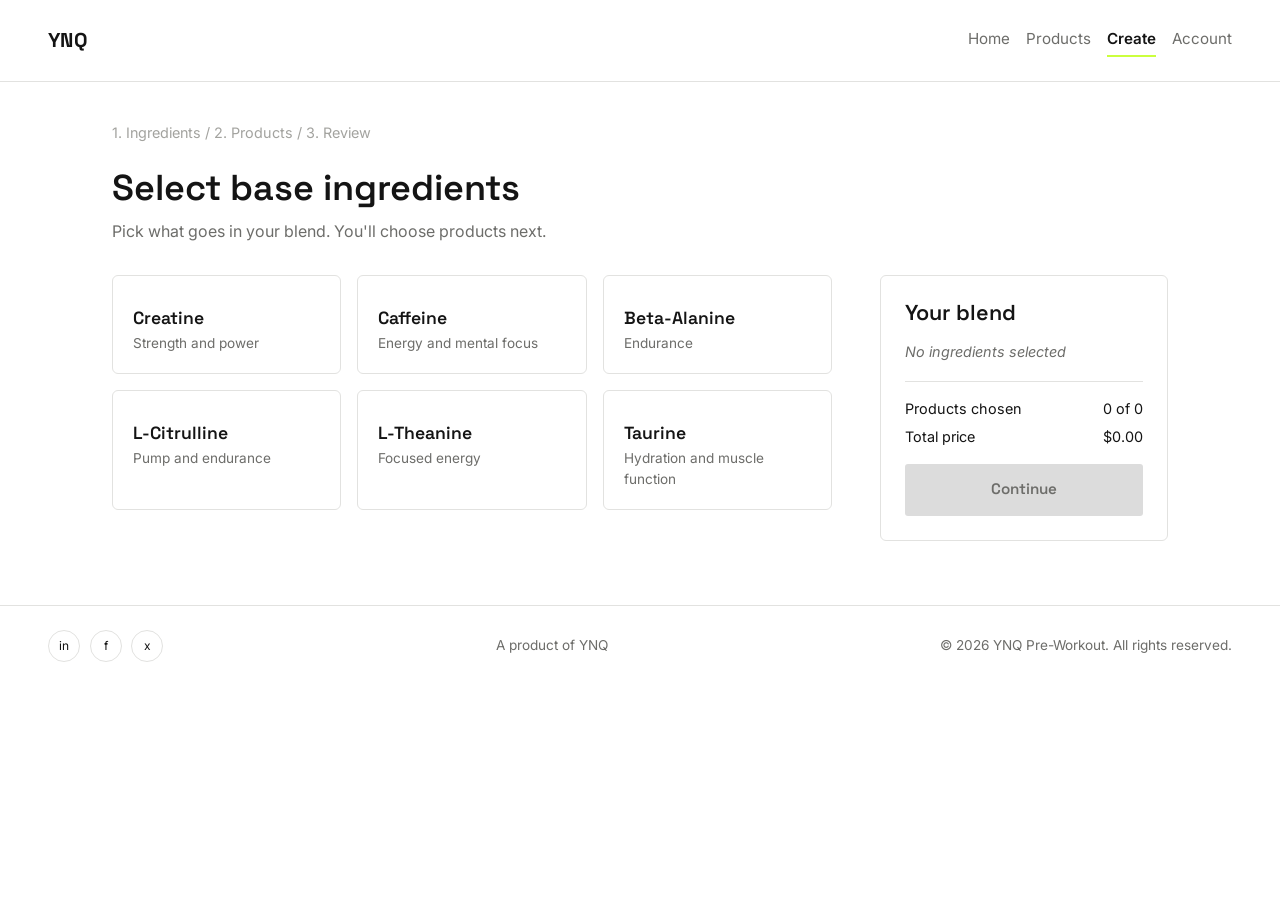
<file: create-ingredients.html>
<!DOCTYPE html>
<html lang="en">
    <head>
        <meta charset="utf-8">
        <meta name="viewport" content="width=device-width, initial-scale=1">
        <title>YNQ - Create a Blend</title>

        <link rel="preconnect" href="https://fonts.googleapis.com">
        <link href="https://fonts.googleapis.com/css2?family=Inter:wght@400;600&family=Space+Grotesk:wght@600;700&display=swap" rel="stylesheet">
        <link rel="stylesheet" href="css/styles.css">
    </head>
    <body>
        
        <header>
            <div class="logo">YNQ</div>
            <nav>
                <a href="home.html">Home</a>
                <a href="list.html">Products</a>
                <a href="create-ingredients.html" aria-current="page">Create</a>
                <a href="account.html">Account</a>
            </nav>
        </header>

        <main>
            <div id="status-bar" aria-label="Create a blend progress">
                <a href="create-ingredients.html" aria-current="page">1. Ingredients </a>
                <a href="create-products.html">/ 2. Products </a>
                <a href="create-review.html">/ 3. Review </a>
            </div>

            <div class="create-blend-title">
                <h1>Select base ingredients</h1>
                <p>Pick what goes in your blend. You'll choose products next.</p>
            </div>

            <div class="create-layout">
                <div class="ingredient-grid">
                    <div class="card">
                        <input class="card-toggle" type="checkbox" id="ing-creatine" name="ingredients" value="Creatine" aria-labelledby="ing-creatine-name">
                        <h3 id="ing-creatine-name">Creatine</h3>
                        <p>Strength and power</p>
                    </div>
                    <div class="card">
                        <input class="card-toggle" type="checkbox" id="ing-caffeine" name="ingredients" value="Caffeine" aria-labelledby="ing-caffeine-name">
                        <h3 id="ing-caffeine-name">Caffeine</h3>
                        <p>Energy and mental focus</p>
                    </div>
                    <div class="card">
                        <input class="card-toggle" type="checkbox" id="ing-beta-alanine" name="ingredients" value="Beta-Alanine" aria-labelledby="ing-beta-alanine-name">
                        <h3 id="ing-beta-alanine-name">Beta-Alanine</h3>
                        <p>Endurance</p>
                    </div>
                    <div class="card">
                        <input class="card-toggle" type="checkbox" id="ing-l-citrulline" name="ingredients" value="L-Citrulline" aria-labelledby="ing-l-citrulline-name">
                        <h3 id="ing-l-citrulline-name">L-Citrulline</h3>
                        <p>Pump and endurance</p>
                    </div>
                    <div class="card">
                        <input class="card-toggle" type="checkbox" id="ing-l-theanine" name="ingredients" value="L-Theanine" aria-labelledby="ing-l-theanine-name">
                        <h3 id="ing-l-theanine-name">L-Theanine</h3>
                        <p>Focused energy</p>
                    </div>
                    <div class="card">
                        <input class="card-toggle" type="checkbox" id="ing-taurine" name="ingredients" value="Taurine" aria-labelledby="ing-taurine-name">
                        <h3 id="ing-taurine-name">Taurine</h3>
                        <p>Hydration and muscle function</p>
                    </div>
                </div>

                <aside class="summary" aria-label="Your blend so far">
                    <h2>Your blend</h2>
                    <ul class="selected-ingredients" aria-live="polite">
                        <li class="empty-note">No ingredients selected</li>
                    </ul>
                    <p id="caffeine-row" hidden><span>Caffeine</span> <span>200 mg</span></p>
                    <p><span>Products chosen</span> <span id="products-chosen">0 of 0</span></p>
                    <p><span>Total price</span> <span id="total-price">$0.00</span></p>
                    <a class="submit is-disabled" href="create-products.html">Continue</a>
                </aside>
            </div> <!-- close create-layout -->
            
        </main>
        
        <footer>
            <div class="socials">
                <a href="#" aria-label="LinkedIn">in</a>
                <a href="#" aria-label="Facebook">f</a>
                <a href="#" aria-label="Twitter">x</a>
            </div>

            <div>
                A product of YNQ
            </div>

            <div>
                © 2026 YNQ Pre-Workout. All rights reserved.
            </div>
        </footer>

        <script src="js/jquery-4.0.0.min.js"></script>
        <script src="js/scripts.js"></script>
    </body>
</html>
</file>
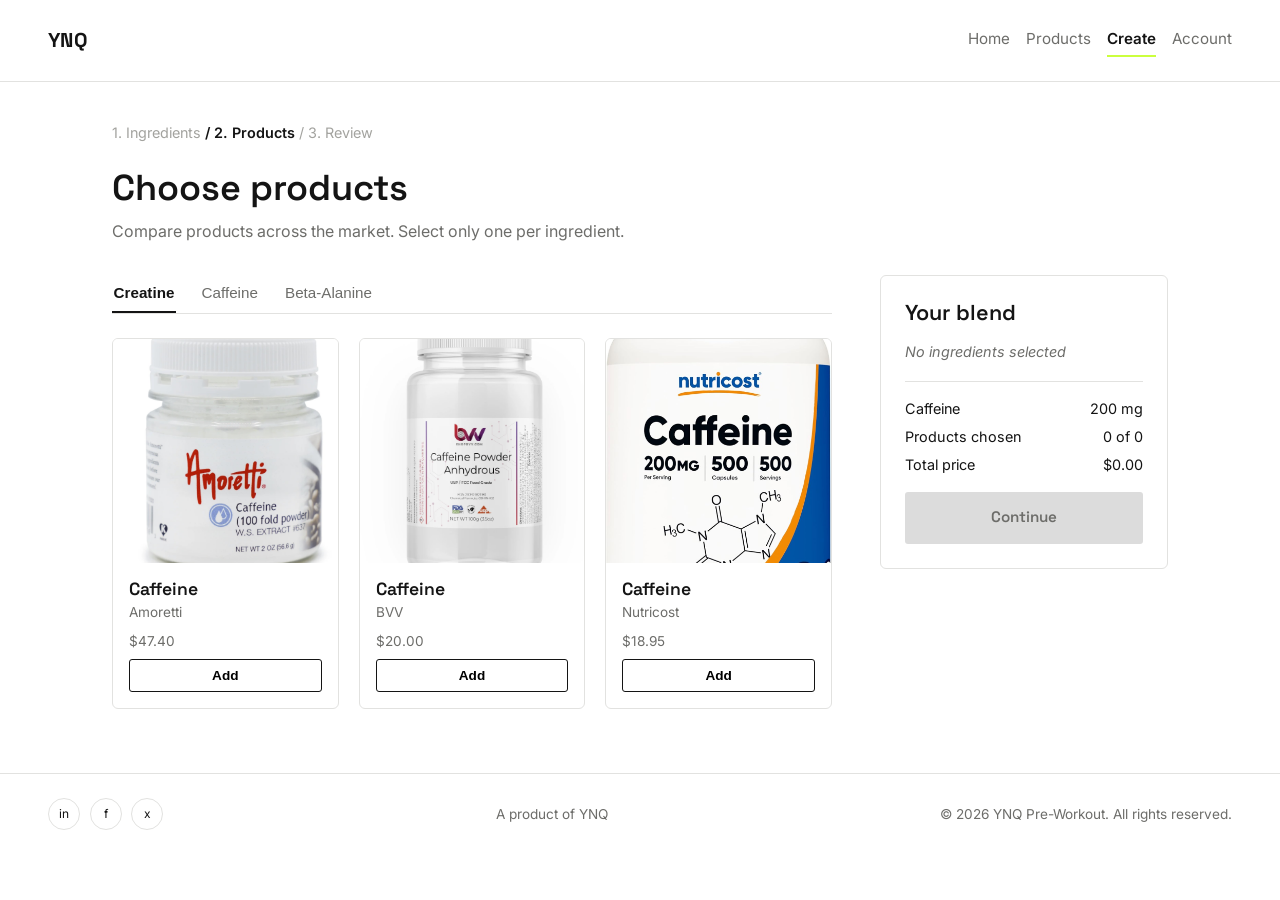
<file: create-products.html>
<!DOCTYPE html>
<html lang="en">
    <head>
        <meta charset="utf-8">
        <meta name="viewport" content="width=device-width, initial-scale=1">
        <title>YNQ - Create a Blend</title>
        <link rel="preconnect" href="https://fonts.googleapis.com">
        <link href="https://fonts.googleapis.com/css2?family=Inter:wght@400;600&family=Space+Grotesk:wght@600;700&display=swap" rel="stylesheet">
        <link rel="stylesheet" href="css/styles.css">
    </head>
    <body>

        <header>
            <div class="logo">YNQ</div>
            <nav>
                <a href="home.html">Home</a>
                <a href="list.html">Products</a>
                <a href="create-ingredients.html" aria-current="page">Create</a>
                <a href="account.html">Account</a>
            </nav>
        </header>

        <main>
            <nav id="status-bar" aria-label="Create a blend progress">
                <a href="create-ingredients.html">1. Ingredients </a>
                <a href="create-products.html" aria-current="step">/ 2. Products </a>
                <a href="create-review.html">/ 3. Review </a>
            </nav>

            <div class="create-blend-title">
                <h1>Choose products</h1>
                <p>Compare products across the market. Select only one per ingredient.</p>
            </div>

            <div class="create-layout">
                <div>
                    <div class="product-tabs" role="tablist" aria-label="Ingredient categories">
                        <button class="tab-active" type="button" role="tab" aria-selected="true">Creatine</button>
                        <button class="tab" type="button" role="tab" aria-selected="false">Caffeine</button>
                        <button class="tab" type="button" role="tab" aria-selected="false">Beta-Alanine</button>
                    </div>

                    <div class="product-grid">
                        <div class="card">
                            <!-- image from https://amoretti.com/products/caffeine-extract-powder-ws?variant=6348426018848 -->
                            <img src="img/products/caffeine1.jpg" alt="Amoretti caffeine extract powder tub">
                            <div class="card-content">
                                <h3>Caffeine</h3>
                                <p>Amoretti</p>
                                <p>$47.40</p>
                                <button class="add" type="button">Add</button>
                            </div>
                        </div>
                        <div class="card">
                            <!-- image from https://shopbvv.com/products/caffeine-powder-anhydrous-->
                            <img src="img/products/caffeine2.jpg" alt="Bulk Vitamins and Vitamins caffeine anhydrous powder bag">
                            <div class="card-content">
                                <h3>Caffeine</h3>
                                <p>BVV</p>
                                <p>$20.00</p>
                                <button class="add" type="button">Add</button>
                            </div>
                        </div>
                        <div class="card">
                            <!-- image from https://www.amazon.com/Nutricost-Caffeine-Capsules-200mg-Capsule/dp/B01DFQSVK6 -->
                            <img src="img/products/caffeine3.jpg" alt="Nutricost caffeine 200 mg capsule bottle">
                            <div class="card-content">
                                <h3>Caffeine</h3>
                                <p>Nutricost</p>
                                <p>$18.95</p>
                                <button class="add" type="button">Add</button>
                            </div>
                        </div>
                    </div>
                </div>

                <aside class="summary" aria-label="Your blend so far">
                    <h2>Your blend</h2>
                    <ul class="selected-ingredients" aria-live="polite">
                        <li class="empty-note">No ingredients selected</li>
                    </ul>
                    <p id="caffeine-row">
                        <span>Caffeine</span>
                        <span>200 mg</span>
                    </p>
                    <p><span>Products chosen</span> <span id="products-chosen">0 of 0</span></p>
                    <p><span>Total price</span> <span id="total-price">$0.00</span></p>
                    <a class="submit" href="create-review.html">Continue</a>
                </aside>
            </div>

        </main>

        <footer>
            <div class="socials">
                <a href="#" aria-label="LinkedIn">in</a>
                <a href="#" aria-label="Facebook">f</a>
                <a href="#" aria-label="Twitter">x</a>
            </div>

            <div>
                A product of YNQ
            </div>

            <div>
                © 2026 YNQ Pre-Workout. All rights reserved.
            </div>
        </footer>
        
        <script src="js/jquery-4.0.0.min.js"></script>
        <script src="js/scripts.js"></script>
    </body>
</html>
</file>
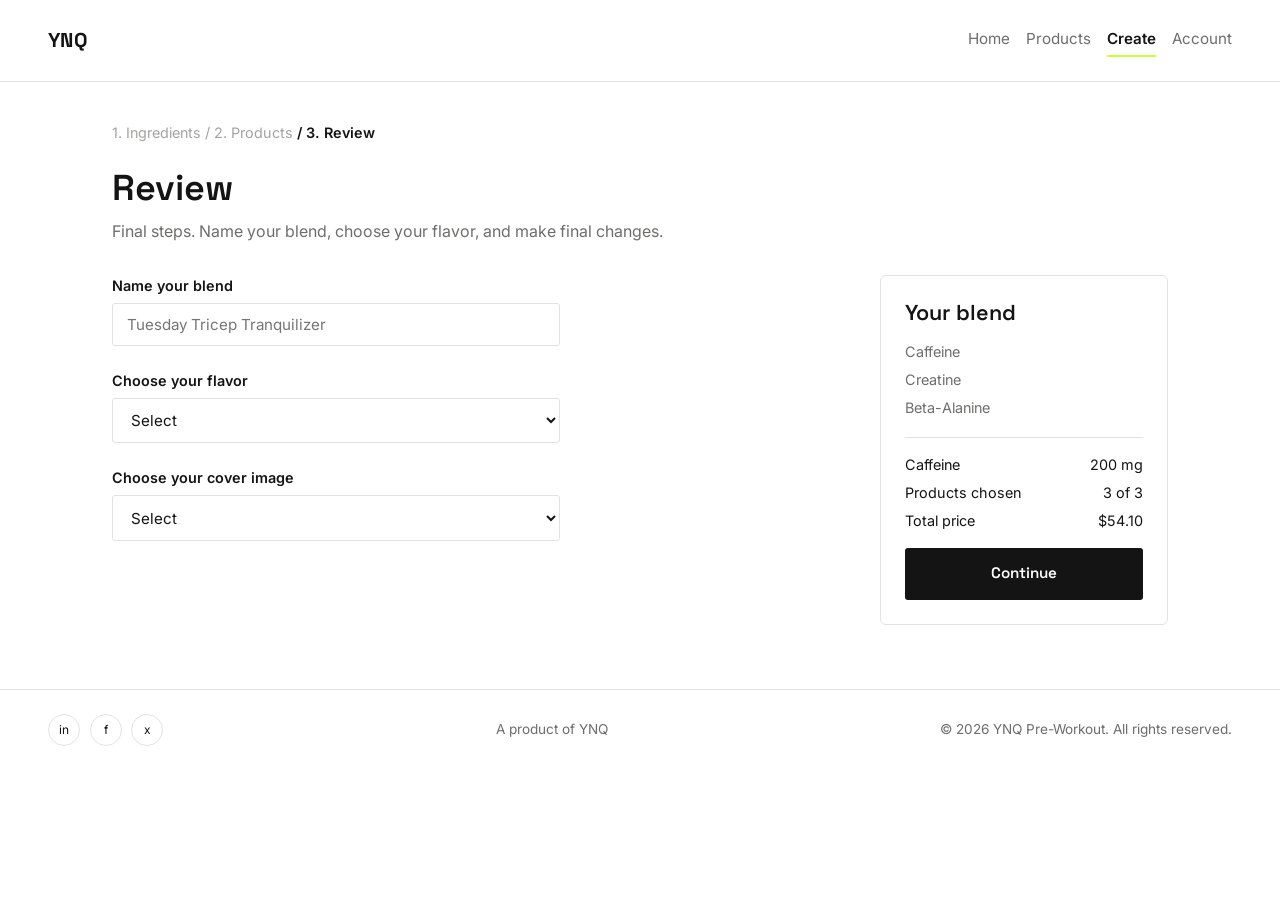
<file: create-review.html>
<!DOCTYPE html>
<html lang="en">
    <head>
        <meta charset="utf-8">
        <meta name="viewport" content="width=device-width, initial-scale=1">
        <title>YNQ - Create a Blend</title>
        <link rel="preconnect" href="https://fonts.googleapis.com">
        <link href="https://fonts.googleapis.com/css2?family=Inter:wght@400;600&family=Space+Grotesk:wght@600;700&display=swap" rel="stylesheet">
        <link rel="stylesheet" href="css/styles.css">
    </head>
    <body>

        <header>
            <div class="logo">YNQ</div>
            <nav>
                <a href="home.html">Home</a>
                <a href="list.html">Products</a>
                <a href="create-ingredients.html" aria-current="page">Create</a>
                <a href="account.html">Account</a>
            </nav>
        </header>

        <main>
            <nav id="status-bar" aria-label="Create a blend progress">
                <a href="create-ingredients.html">1. Ingredients </a>
                <a href="create-products.html">/ 2. Products </a>
                <a href="create-review.html" aria-current="step">/ 3. Review </a>
            </nav>

            <div class="create-blend-title">
                <h1>Review</h1>
                <p>Final steps. Name your blend, choose your flavor, and make final changes.</p>
            </div>

            <div class="create-layout">
                <form>
                    <div class="form-text">
                        <label for="blend-name">Name your blend</label>
                        <input type="text" id="blend-name" name="blend-name" placeholder="Tuesday Tricep Tranquilizer">
                    </div>
                    <div class="form-text">
                        <label for="blend-flavor">Choose your flavor</label>
                        <select id="blend-flavor" name="blend-flavor">
                            <option value="">Select</option>
                            <option value="fruit-punch">Fruit punch</option>
                            <option value="blue-raspberry">Blue raspberry</option>
                            <option value="unflavored">Unflavored</option>
                        </select>
                    </div>
                    <div class="form-text">
                        <label for="blend-cover">Choose your cover image</label>
                        <select id="blend-cover" name="blend-cover">
                            <option value="">Select</option>
                            <option value="cover-1">Cover 1</option>
                            <option value="cover-2">Cover 2</option>
                            <option value="upload">Upload my own</option>
                        </select>
                    </div>
                </form>

                <aside class="summary" aria-label="Your blend so far">
                    <h2>Your blend</h2>
                    <ul class="selected-ingredients">
                        <li>Caffeine</li>
                        <li>Creatine</li>
                        <li>Beta-Alanine</li>
                    </ul>
                    <p><span>Caffeine</span> <span>200 mg</span></p>
                    <p><span>Products chosen</span> <span>3 of 3</span></p>
                    <p><span>Total price</span> <span>$54.10</span></p>
                    <a class="submit" href="list.html">Continue</a>
                </aside>
            </div>

        </main>

        <footer>
            <div class="socials">
                <a href="#" aria-label="LinkedIn">in</a>
                <a href="#" aria-label="Facebook">f</a>
                <a href="#" aria-label="Twitter">x</a>
            </div>

            <div>
                A product of YNQ
            </div>

            <div>
                © 2026 YNQ Pre-Workout. All rights reserved.
            </div>
        </footer>
        <script src="js/jquery-4.0.0.min.js"></script>
        <script src="js/scripts.js"></script>
    </body>
</html>
</file>
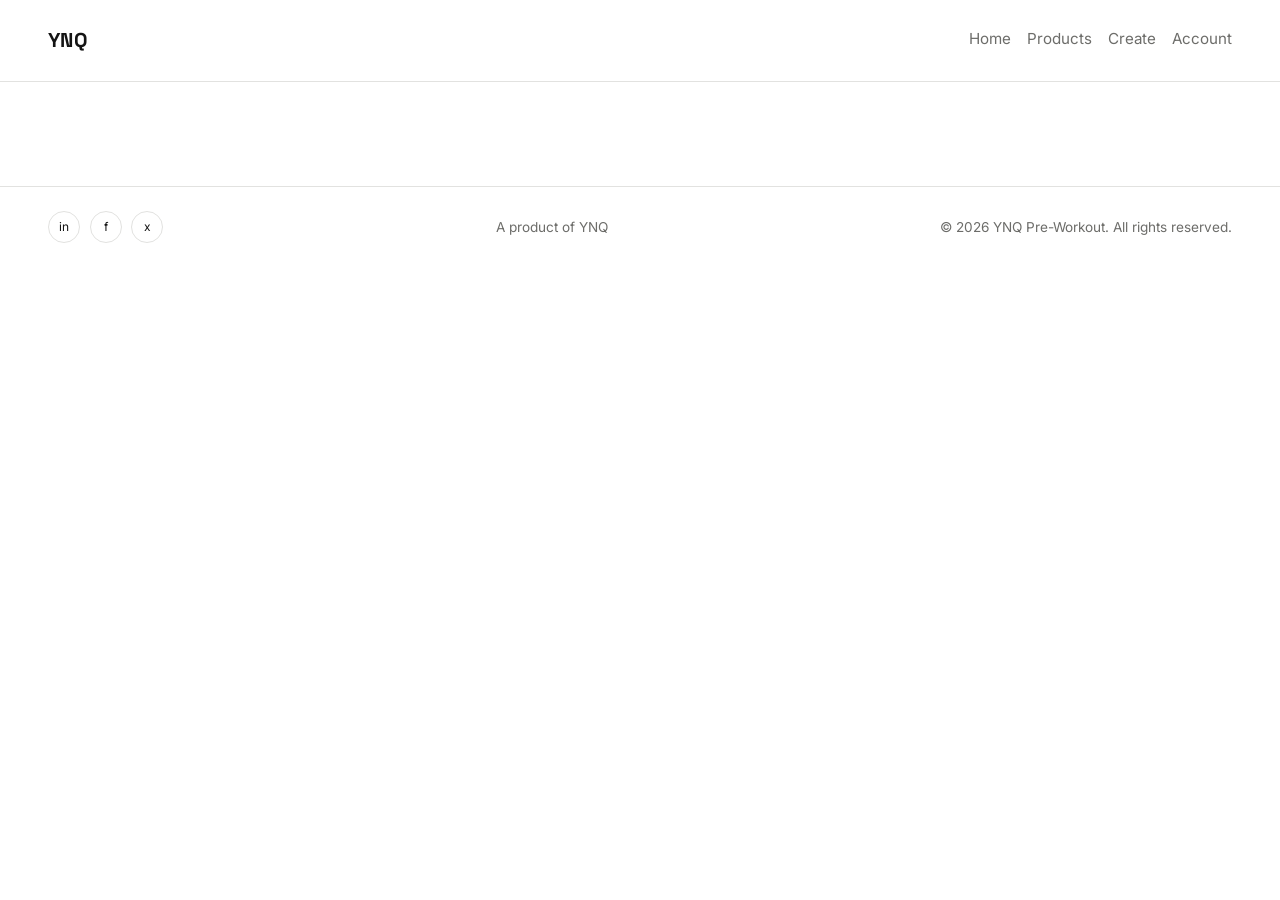
<file: details.html>
<!DOCTYPE html>
<html lang="en">
    <head>
        <meta charset="utf-8">
        <meta name="viewport" content="width=device-width, initial-scale=1">
        <title>YNQ - Blend Details</title>
        <link rel="preconnect" href="https://fonts.googleapis.com">
        <link href="https://fonts.googleapis.com/css2?family=Inter:wght@400;600&family=Space+Grotesk:wght@600;700&display=swap" rel="stylesheet">
        <link rel="stylesheet" href="css/styles.css">
    </head>
    <body>
        
        <header>
            <div class="logo">YNQ</div>
            <nav>
                <a href="home.html">Home</a>
                <a href="list.html">Products</a>
                <a href="create-ingredients.html">Create</a>
                <a href="account.html">Account</a>
            </nav>
        </header>

        <main>
            <nav id="item-path" aria-label="Breadcrumb">
                <span>
                    <a href="home.html">Home </a>
                    <a href="list.html">/ Popular Blends </a>
                    <a href="details.html" id="breadcrumb-title">/ Item Title </a>
                </span>
            </nav>

            <div class="detail-layout">
                <div id="blend-detail-cover-img">
                    <img src="img/blend-cover-1.jpg" alt="cover art for funky fuel blend">
                </div>

                <div id="details">
                    <div id="author-info">
                        <img src="img/avatar-1.png" alt="profile picture">
                        <p id="username">funkopop_fighter</p>
                    </div>

                    <button class="x" type="button" href="list.html" aria-label="close">x</button>
                    
                    <h1 id="blend-title">Funky Fuel</h1>

                    <div id="ingredients">
                        <p><strong>Ingredients:</strong></p>
                        <p id="blend-ingredients">Caffeine, creatine, beta-alanine, L-citrulline, L-theanine, taurine, vitamin B6</p>
                    </div>

                    <div id="nutrition">
                        <p><strong>Nutrition info:</strong></p>
                        <ul>
                            <li>Calories: <span id="nutrition-calories">10</span></li>
                            <li>Caffeine: <span id="nutrition-caffeine">200 mg</span></li>
                            <li>Carbs: <span id="nutrition-carbs">2 g</span></li>
                            <li>Protein: <span id="nutrition-protein">0 g</span></li>
                        </ul>
                    </div>
                </div> <!-- close blend-details -->
            </div> <!-- close detail-layout -->

            <div id="actions">
                <button class="like-button" type="button">Like</button>
                <button class="comment-button" type="button">Comment</button>
                <button class="more-button" type="button" aria-label="More options">...</button>
            </div>

            <div id="comment-section">
                <h2>Add a comment:</h2>
                <label class="visually-hidden" for="comment">Add a comment</label>
                <input type="text" id="comment" name="comment" placeholder="Type Here...">
            </div>
        </main>
        
        <footer>
            <div class="socials">
                <a href="#" aria-label="LinkedIn">in</a>
                <a href="#" aria-label="Facebook">f</a>
                <a href="#" aria-label="Twitter">x</a>
            </div>

            <div>
                A product of YNQ
            </div>

            <div>
                © 2026 YNQ Pre-Workout. All rights reserved.
            </div>
        </footer>

        <script src="js/jquery-4.0.0.min.js"></script>
        <script src="js/scripts.js"></script>
    </body>
</html>
</file>
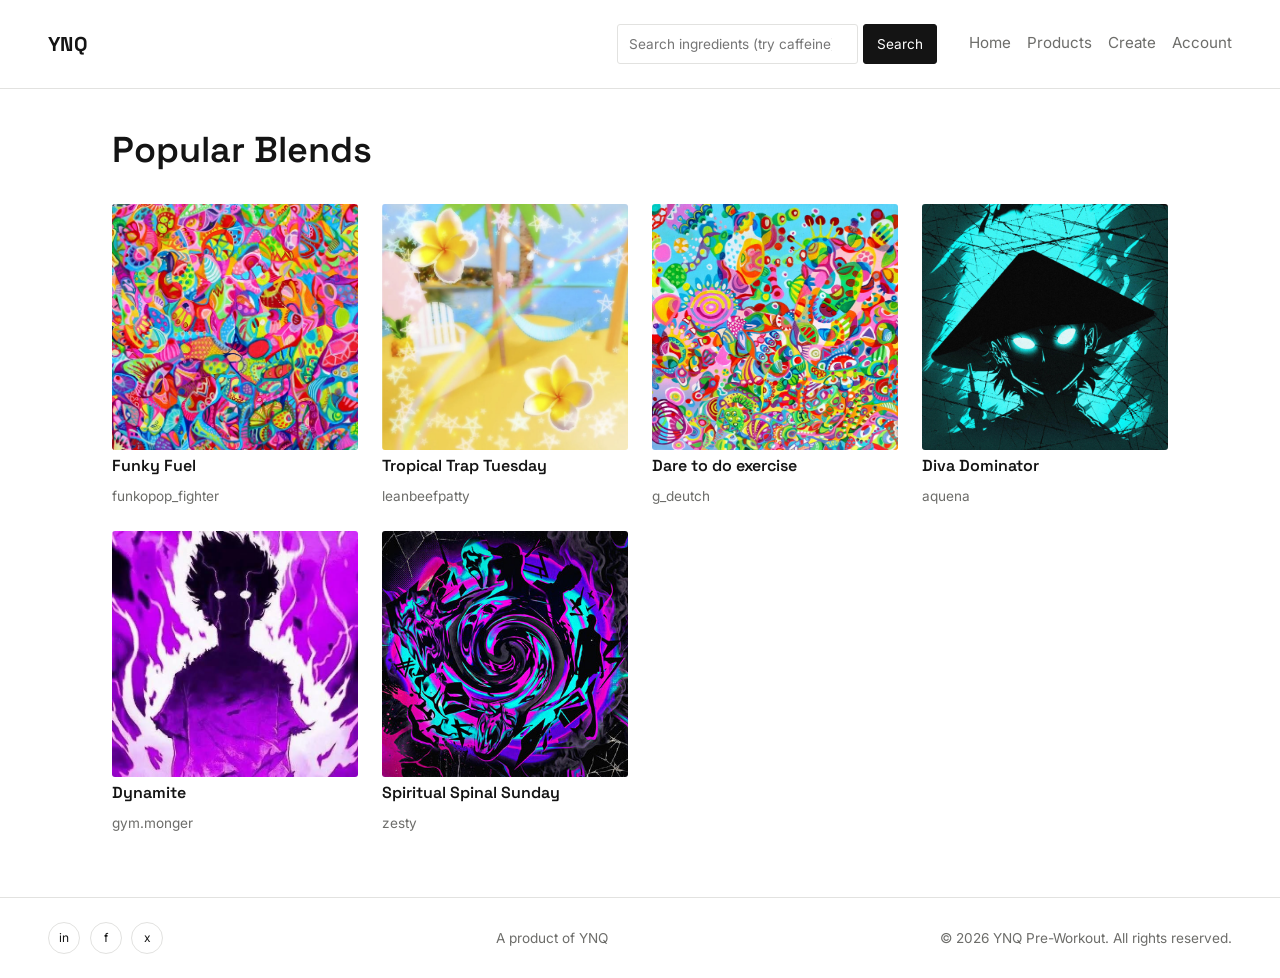
<file: list.html>
<!DOCTYPE html>
<html lang="en">
    <head>
        <meta charset="utf-8">
        <meta name="viewport" content="width=device-width, initial-scale=1">
        <title>YNQ - Popular Blends</title>

        <link rel="preconnect" href="https://fonts.googleapis.com">
        <link href="https://fonts.googleapis.com/css2?family=Inter:wght@400;600&family=Space+Grotesk:wght@600;700&display=swap" rel="stylesheet">
        <link rel="stylesheet" href="css/styles.css">
    </head>
    <body>
        
        <header>
            <div class="logo">YNQ</div>
            <form class="site-search" action="list.html" method="get">
                <label class="visually-hidden" for="site-search-input">Search ingredients</label>
                <input id="site-search-input" type="search" name="q" placeholder="Search ingredients (try caffeine)" required>
                <button type="submit">Search</button>
            </form>
            <nav>
                <a href="home.html">Home</a>
                <a href="list.html">Products</a>
                <a href="create-ingredients.html">Create</a>
                <a href="account.html">Account</a>
            </nav>
        </header>

        <main>
            
            <h1 class="page-title">Popular Blends</h1>

            <!-- js message shown when page is opened from the search box -->
            <p id="search-summary" class="search-summary" hidden>
                Showing blends with "<span class="search-term"></span>".
                <a class="card-link" href="list.html">Show all blends</a>
            </p>

            <!-- js message shown when no results are found -->
            <section id="search-none" hidden>
                <h2>No blends match "<span class="search-term"></span>"</h2>
                <p>Sorry, we couldn't find anything that matches. Check your spelling or try a different word, like "caffeine".</p>
                <a class="card-link" href="list.html">Show all blends</a>
            </section>

            <div class="blend-grid">
                <div class="card" data-ingredients="caffeine, creatine, beta-alanine, l-citrulline, l-theanine, taurine, vitamin b6">
                    <a href="details.html?blend=funky-fuel">
                        <!-- image from https://www.saatchiart.com/en-ch/art/Painting-260-Vibrant-psychedelic-colorful-composition/1081581/9256873/view -->
                        <img class="card-img" src="img/blend-cover-1.jpg" alt="blend cover">
                        <p class="card-title">Funky Fuel</p>
                    </a>
                    <a href="#" class="card-author">funkopop_fighter</a>
                </div>
                <div class="card" data-ingredients="caffeine, creatine, taurine">
                    <a href="details.html?blend=tropical-trap-tuesday">
                        <!-- image from https://www.saatchiart.com/en-ch/art/Painting-124-Chunky/1081581/8705627/view -->
                        <img class="card-img" src="img/blend-cover-2.jpg" alt="blend cover">
                        <p class="card-title">Tropical Trap Tuesday</p>
                    </a>
                    <a href="#" class="card-author">leanbeefpatty</a>
                </div>
                <div class="card" data-ingredients="creatine, beta-alanine">
                    <a href="details.html?blend=dare-to-do-exercise">
                        <!-- image from https://aesthetics.fandom.com/wiki/Tropicalcore-->
                        <img class="card-img" src="img/blend-cover-3.jpg" alt="blend cover">
                        <p class="card-title">Dare to do exercise</p>
                    </a>
                    <a href="#" class="card-author">g_deutch</a>
                </div>
                <div class="card" data-ingredients="caffeine, taurine, l-citrulline, l-theanine">
                    <a href="details.html?blend=diva-dominator">
                        <!-- image from https://www.reddit.com/r/phonk/comments/12wl542/why_is_this_style_of_cover_art_so_popular_among/ -->
                        <img class="card-img" src="img/blend-cover-4.jpg" alt="blend cover">
                        <p class="card-title">Diva Dominator</p>
                    </a>
                    <a href="#" class="card-author">aquena</a>
                </div>
                <div class="card" data-ingredients="caffeine, taurine, l-citrulline, l-theanine">
                    <a href="details.html?blend=dynamite">
                        <!-- image from https://www.reddit.com/r/phonk/comments/12wl542/why_is_this_style_of_cover_art_so_popular_among/ -->
                        <img class="card-img" src="img/blend-cover-5.jpg" alt="blend cover">
                        <p class="card-title">Dynamite</p>
                    </a>
                    <a href="#" class="card-author">gym.monger</a>
                </div>
                <div class="card" data-ingredients="caffeine, taurine, l-citrulline, l-theanine">
                    <a href="details.html?blend=spiritual-spinal-sunday">
                        <!-- image from https://www.reddit.com/r/phonk/comments/12wl542/why_is_this_style_of_cover_art_so_popular_among/ -->
                        <img class="card-img" src="img/blend-cover-6.jpg" alt="blend cover">
                        <p class="card-title">Spiritual Spinal Sunday</p>
                    </a>
                    <a href="#" class="card-author">zesty</a>
                </div> 
            </div> <!-- close product-grid -->

        </main>
        
        <footer>
            <div class="socials">
                <a href="#" aria-label="LinkedIn">in</a>
                <a href="#" aria-label="Facebook">f</a>
                <a href="#" aria-label="Twitter">x</a>
            </div>

            <div>
                A product of YNQ
            </div>

            <div>
                © 2026 YNQ Pre-Workout. All rights reserved.
            </div>
        </footer>

        <script src="js/jquery-4.0.0.min.js"></script>
        <script src="js/scripts.js"></script>
    </body>
</html>
</file>
<file: css/styles.css>
:root {
    --bg: #ffffff;
    --surface: #f2f2f0;
    --surface-strong: #dcdcdc;
    --border: #e2e2e0;
    --ink: #141414;
    --ink-soft: #6d6d6a;
    --ink-faint: #a3a39f;
    --accent: #cbff3d;
    --accent-ink: #141414;
    --radius-sm: 3px;
    --radius-md: 6px;
    --gap: 1.5rem;
    --page-max: 72rem;
    --font-display: "Space Grotesk", "Segoe UI", sans-serif;
    --font-body: "Inter", "Segoe UI", sans-serif;
}

/* reset */
* {
    box-sizing: border-box;
}

html {
    font-size: 16px;
    -webkit-text-size-adjust: 100%;
}

body {
    margin: 0;
    font-family: var(--font-body);
    color: var(--ink);
    background: var(--bg);
    line-height: 1.5;
}

h1, h2, h3 {
    font-family: var(--font-display);
    font-weight: 600;
    line-height: 1.2;
    margin: 0 0 0.5rem;
}

h1{
    font-size: 2.25rem;
}

h2{
    font-size: 1.35rem;
}

h3{
    font-size: 1.1rem;
}

p {
    margin: 0 0 0.75rem;
    color: var(--ink);
}

a {
    color: inherit;
    text-decoration: none;
}

img {
    max-width: 100%;
    height: auto;
    display: block;
}

ul {
    margin: 0;
    padding: 0;
    list-style: none;
}

header {
    display: flex;
    align-items: center;
    justify-content: space-between;
    flex-wrap: nowrap;
    padding: 1.5rem 3rem;
    gap: 2rem;
    border-bottom: 1px solid var(--border);
}

header .logo {
    font-family: var(--font-display);
    font-weight: 700;
    font-size: 1.25rem;
    letter-spacing: 0.02em;
    margin-right: auto;
}

header nav {
    display: flex;
    align-items: center;
    gap: 1rem;
    flex-wrap: nowrap;
}

header nav a {
    font-size: 0.95rem;
    color: var(--ink-soft);
    padding: 0.25rem 0;
    border-bottom: 2px solid transparent;
    transition: color 0.15s ease, border-color 0.15s ease;
}

header nav a:hover,
header nav a:focus-visible {
    color: var(--ink);
    border-color: var(--accent);
}

header nav a[aria-current="page"] {
    color: var(--ink);
    font-weight: 600;
    border-bottom-color: var(--accent);
}

.site-search {
    display: flex;
    align-items: center;
    gap: 0.35rem;
    flex: 0 0 auto;
    width: 20rem;
    max-width: 100%;
    margin-left: 1rem;
}

.site-search input {
    min-width: 0;
    width: 100%;
    border: 1px solid var(--border);
    border-radius: var(--radius-sm);
    padding: 0.55rem 0.7rem;
    font: inherit;
    font-size: 0.85rem;
}

.site-search button {
  border: 1px solid var(--ink);
  border-radius: var(--radius-sm);
  padding: 0.55rem 0.8rem;
  background: var(--ink);
  color: var(--bg);
  font: inherit;
  font-size: 0.85rem;
}

.site-search button:hover,
.site-search button:focus-visible {
  background: var(--accent);
  color: var(--accent-ink);
}

footer {
  display: flex;
  align-items: center;
  justify-content: space-between;
  flex-wrap: wrap;
  gap: 1rem;
  padding: 1.5rem 3rem;
  border-top: 1px solid var(--border);
  color: var(--ink-soft);
  font-size: 0.85rem;
}

footer .socials {
  display: flex;
  gap: 0.6rem;
}

footer .socials a {
  display: inline-flex;
  align-items: center;
  justify-content: center;
  width: 2rem;
  height: 2rem;
  border: 1px solid var(--border);
  border-radius: 50%;
  font-size: 0.75rem;
  color: var(--ink);
}

footer .socials a:hover,
footer .socials a:focus-visible {
  background: var(--surface);
}

main {
  max-width: var(--page-max);
  margin: 0 auto;
  padding: 2.5rem 3rem 4rem;
}

.visually-hidden {
  position: absolute;
  width: 1px;
  height: 1px;
  overflow: hidden;
  clip: rect(0 0 0 0);
  white-space: nowrap;
}

/* home page */

/* home page */

.hero {
    display: grid;
    grid-template-columns: 1fr 1fr;
    gap: 4rem;
    align-items: center;
    min-height: 70vh;
    padding: 3rem 0;
}

.hero-copy {
    max-width: 32rem;
}

.hero-copy h1 {
    font-size: 3.5rem;
    line-height: 1.05;
    max-width: 12ch;
    margin-bottom: 1.25rem;
}

.hero-copy .subhead {
    font-size: 1.15rem;
    line-height: 1.6;
    color: var(--ink-soft);
    max-width: 30ch;
    margin-bottom: 2rem;
}

.hero-copy .account-links {
    margin-top: 1.5rem;
}

.hero-copy .account-links p {
    margin-bottom: 0.25rem;
    color: var(--ink-soft);
}

.hero-copy a.text-link {
    font-style: italic;
    text-decoration: underline;
    font-weight: 600;
}

.hero-image {
    aspect-ratio: 4 / 3;
    background: var(--surface-strong);
    border-radius: var(--radius-md);
    overflow: hidden;
}

.hero-image img {
    width: 100%;
    height: 100%;
    object-fit: cover;
}

/* start creating button */

.cta-bar {
    display: flex;
    justify-content: flex-start;
    padding: 0;
    border-top: none;
    margin-top: 2rem;
    margin-bottom: 0;
}

.cta-bar button {
    background: var(--ink);
    color: var(--bg);
    border: none;
    border-radius: var(--radius-sm);
    padding: 1rem 2.5rem;
    font-family: var(--font-display);
    font-weight: 600;
    letter-spacing: 0.04em;
    font-size: 1rem;
    cursor: pointer;
    transition: background 0.2s ease, transform 0.2s ease;
}

.cta-bar button:hover,
.cta-bar button:focus-visible {
    background: var(--accent);
    color: var(--accent-ink);
    transform: translateY(-2px);
}

/* list view */

.page-title {
  margin-bottom: 2rem;
}

.blend-grid {
  display: grid;
  grid-template-columns: repeat(auto-fill, minmax(15rem, 1fr));
  gap: var(--gap);
}

.blend-grid .card {
  display: flex;
  flex-direction: column;
  gap: 0.5rem;
}

.card-img {
  aspect-ratio: 1 / 1;
  width: 100%;
  object-fit: cover;
  background: var(--surface-strong);
  border-radius: var(--radius-sm);
}

.card-title {
  font-family: var(--font-display);
  font-weight: 600;
  font-size: 1rem;
  margin: 0.25rem 0 0;
}

.card-author {
  font-size: 0.85rem;
  color: var(--ink-soft);
}

.card-author:hover,
.card-author:focus-visible {
  color: var(--ink);
  text-decoration: underline;
}

/* blend details */

#item-path {
  display: block;
  margin-bottom: 1.5rem;
  font-size: 0.85rem;
  color: var(--ink-soft);
}

#item-path a:hover,
#item-path a:focus-visible {
  color: var(--ink);
}

.detail-layout {
  display: grid;
  grid-template-columns: 1.4fr 1fr;
  gap: 3rem;
  align-items: start;
}

#blend-detail-cover-img img {
  width: 100%;
  aspect-ratio: 4 / 3;
  object-fit: cover;
  background: var(--surface-strong);
  border-radius: var(--radius-md);
}

#details {
  position: relative;
}

#author-info {
  display: flex;
  align-items: center;
  gap: 0.75rem;
  margin-bottom: 1.25rem;
}

#author-info img {
  width: 2.5rem;
  height: 2.5rem;
  border-radius: 50%;
  background: var(--surface-strong);
}

#username {
  font-weight: 600;
  margin: 0;
}

button.x {
  position: absolute;
  top: 0;
  right: 0;
  background: none;
  border: none;
  font-size: 1.25rem;
  line-height: 1;
  color: var(--ink-soft);
}

button.x:hover,
button.x:focus-visible {
  color: var(--ink);
}

#ingredients p,
#nutrition p {
  margin-bottom: 0.4rem;
}

#nutrition ul {
  display: grid;
  grid-template-columns: 1fr auto;
  gap: 0.35rem 1rem;
  max-width: 20rem;
}

#nutrition li {
  display: contents;
}

#actions {
  display: flex;
  gap: 0.75rem;
  margin-top: 1.5rem;
}

#actions button {
  border: 1px solid var(--border);
  background: var(--bg);
  border-radius: 999px;
  padding: 0.5rem 1.25rem;
  font-size: 0.9rem;
}

#actions button:hover,
#actions button:focus-visible {
  border-color: var(--ink);
}

#comment-section {
  margin-top: 2.5rem;
  max-width: 40rem;
}

#comment-section input {
  width: 100%;
  border: none;
  border-bottom: 1px solid var(--border);
  padding: 0.5rem 0.1rem;
  font-family: var(--font-body);
  font-size: 1rem;
  background: transparent;
}

#comment-section input:focus-visible {
  outline: none;
  border-bottom-color: var(--ink);
}

/* create blend flow*/

#status-bar {
  font-size: 0.9rem;
  color: var(--ink-faint);
  margin-bottom: 1.5rem;
}

#status-bar a {
  color: var(--ink-faint);
}

#status-bar a[aria-current="step"] {
  color: var(--ink);
  font-weight: 600;
}

.create-blend-title {
  margin-bottom: 2rem;
  max-width: 40rem;
}

.create-blend-title p {
  color: var(--ink-soft);
}

.create-layout {
  display: grid;
  grid-template-columns: 1fr 18rem;
  gap: 3rem;
  align-items: start;
}

/* ingredient picker */

.ingredient-grid {
  display: grid;
  grid-template-columns: repeat(auto-fill, minmax(11rem, 1fr));
  gap: 1rem;
}

.ingredient-grid .card {
  border: 1px solid var(--border);
  border-radius: var(--radius-md);
  padding: 1.25rem;
}

.ingredient-grid .card h3 {
  margin: 0.75rem 0 0.25rem;
}

.ingredient-grid .card p {
  font-size: 0.85rem;
  color: var(--ink-soft);
  margin: 0;
}

/* product picker */

.product-tabs {
  display: flex;
  gap: 1.5rem;
  border-bottom: 1px solid var(--border);
  margin-bottom: 1.5rem;
}

.product-tabs button {
  background: none;
  border: none;
  border-bottom: 2px solid transparent;
  padding: 0.6rem 0.1rem;
  font-size: 0.95rem;
  color: var(--ink-soft);
}

.product-tabs .tab-active {
  color: var(--ink);
  font-weight: 600;
  border-bottom-color: var(--ink);
}

.product-tabs .tab:hover,
.product-tabs .tab:focus-visible {
  color: var(--ink);
}

.product-grid {
  display: grid;
  grid-template-columns: repeat(auto-fill, minmax(13rem, 1fr));
  gap: 1.25rem;
}

.product-grid .card {
  border: 1px solid var(--border);
  border-radius: var(--radius-md);
  overflow: hidden;
}

.product-grid .card img {
  width: 100%;
  aspect-ratio: 1 / 1;
  object-fit: cover;
  background: var(--surface-strong);
}

.card-content {
  padding: 1rem;
}

.card-content h3 {
  margin-bottom: 0.1rem;
}

.card-content p {
  font-size: 0.85rem;
  color: var(--ink-soft);
  margin-bottom: 0.5rem;
}

.card-content .add {
  width: 100%;
  border: 1px solid var(--ink);
  background: var(--bg);
  border-radius: var(--radius-sm);
  padding: 0.5rem;
  font-size: 0.85rem;
  font-weight: 600;
}

.card-content .add:hover,
.card-content .add:focus-visible {
  background: var(--accent);
  border-color: var(--accent);
}

/* review form */

.form-text {
  margin-bottom: 1.5rem;
  max-width: 28rem;
}

.form-text label {
  display: block;
  font-weight: 600;
  margin-bottom: 0.4rem;
  font-size: 0.9rem;
}

.form-text input,
.form-text select {
  width: 100%;
  border: 1px solid var(--border);
  border-radius: var(--radius-sm);
  padding: 0.7rem 0.9rem;
  font-family: var(--font-body);
  font-size: 0.95rem;
  background: var(--bg);
  color: var(--ink);
}

.form-text input:focus-visible,
.form-text select:focus-visible {
  outline: none;
  border-color: var(--ink);
}

/* your blend sidebar */

.summary {
  border: 1px solid var(--border);
  border-radius: var(--radius-md);
  padding: 1.5rem;
  position: sticky;
  top: 1.5rem;
}

.summary h2 {
  margin-bottom: 0.75rem;
}

.selected-ingredients {
  margin-bottom: 1rem;
  border-bottom: 1px solid var(--border);
  padding-bottom: 1rem;
}

.selected-ingredients li {
  padding: 0.2rem 0;
  color: var(--ink-soft);
  font-size: 0.9rem;
}

.summary p {
  display: flex;
  justify-content: space-between;
  font-size: 0.9rem;
  margin-bottom: 0.4rem;
}

button.submit,
a.submit {
  display: block;
  width: 100%;
  margin-top: 1rem;
  background: var(--ink);
  color: var(--bg);
  border: none;
  border-radius: var(--radius-sm);
  padding: 0.9rem;
  font-family: var(--font-display);
  font-weight: 600;
  font-size: 0.95rem;
  text-align: center;
}

button.submit:hover,
button.submit:focus-visible,
a.submit:hover,
a.submit:focus-visible {
  background: var(--accent);
  color: var(--accent-ink);
}

/* -------------- responsive -------------- */

@media (max-width: 768px) {
  header,
  main,
  footer {
    padding-left: 1.25rem;
    padding-right: 1.25rem;
  }

  main {
    padding-top: 1.5rem;
    padding-bottom: 3rem;
  }

  h1 { font-size: 1.75rem; }

  .hero {
    grid-template-columns: 1fr;
    padding-bottom: 2.5rem;
  }

  .hero-image {
    
    display: none;
    order: -1;
    aspect-ratio: 16 / 9;
  }

  .cta-bar {
    justify-content: stretch;
  }

  .cta-bar button {
    width: 100%;
  }

  .detail-layout,
  .create-layout {
    grid-template-columns: 1fr;
    gap: 2rem;
  }

  .summary {
    position: static;
  }

  #nutrition ul {
    max-width: none;
  }

  header nav {
    gap: 1.1rem;
  }

  footer {
    flex-direction: column;
    text-align: center;
  }
}

/* The hidden attribute must beat display rules like .blend-grid { display: grid }
   so that JS can hide/show things with .prop('hidden', ...). */
[hidden] {
  display: none !important;
}

/* -------------- login modal -------------- */

/* Login modal */

.modal-overlay {
    position: fixed;
    top: 0;
    left: 0;
    width: 100%;
    height: 100%;
    background: rgba(0, 0, 0, 0.5);

    display: flex;
    align-items: center;
    justify-content: center;

    z-index: 1000;
}

.modal {
    position: relative;
    width: 90%;
    max-width: 28rem;
    padding: 2rem;

    background: var(--bg);
    border-radius: var(--radius-md);
    border: 1px solid var(--border);
}

.modal h2 {
    margin-bottom: 1.5rem;
}

.modal-close {
    cursor: pointer;
}

.field-error {
    color: #c0392b;
    font-size: 0.85rem;
    margin-top: 0.25rem;
}

.login-success {
    text-align: center;
}

.login-success p {
    margin-bottom: 1rem;
}

/* ----- create your blend page  ----- */

.ingredient-grid .card {
  position: relative;
  cursor: pointer;
  transition: border-color 0.15s ease, background 0.15s ease;
}

.ingredient-grid .card:hover {
  border-color: var(--ink-faint);
}

.ingredient-grid .card.is-selected {
  border-color: var(--ink);
  background: var(--surface);
}

/* a check mark so selection is not shown by color alone */
.ingredient-grid .card.is-selected h3::after {
  content: " \2713";
}

.ingredient-grid .card:has(.card-toggle:focus-visible) {
  outline: 2px solid var(--ink);
  outline-offset: 2px;
}

/* the real checkbox covers the whole card but is invisible */
.card-toggle {
  position: absolute;
  inset: 0;
  width: 100%;
  height: 100%;
  margin: 0;
  opacity: 0;
  cursor: pointer;
}

.selected-ingredients .empty-note {
  font-style: italic;
}

a.submit.is-disabled,
a.submit.is-disabled:hover,
a.submit.is-disabled:focus-visible {
  background: var(--surface-strong);
  color: var(--ink-soft);
  cursor: not-allowed;
}

@media (max-width: 768px) {
  .search-form {
    width: 100%;
  }

  .search-form input {
    flex: 1;
    width: auto;
  }
}
</file>
